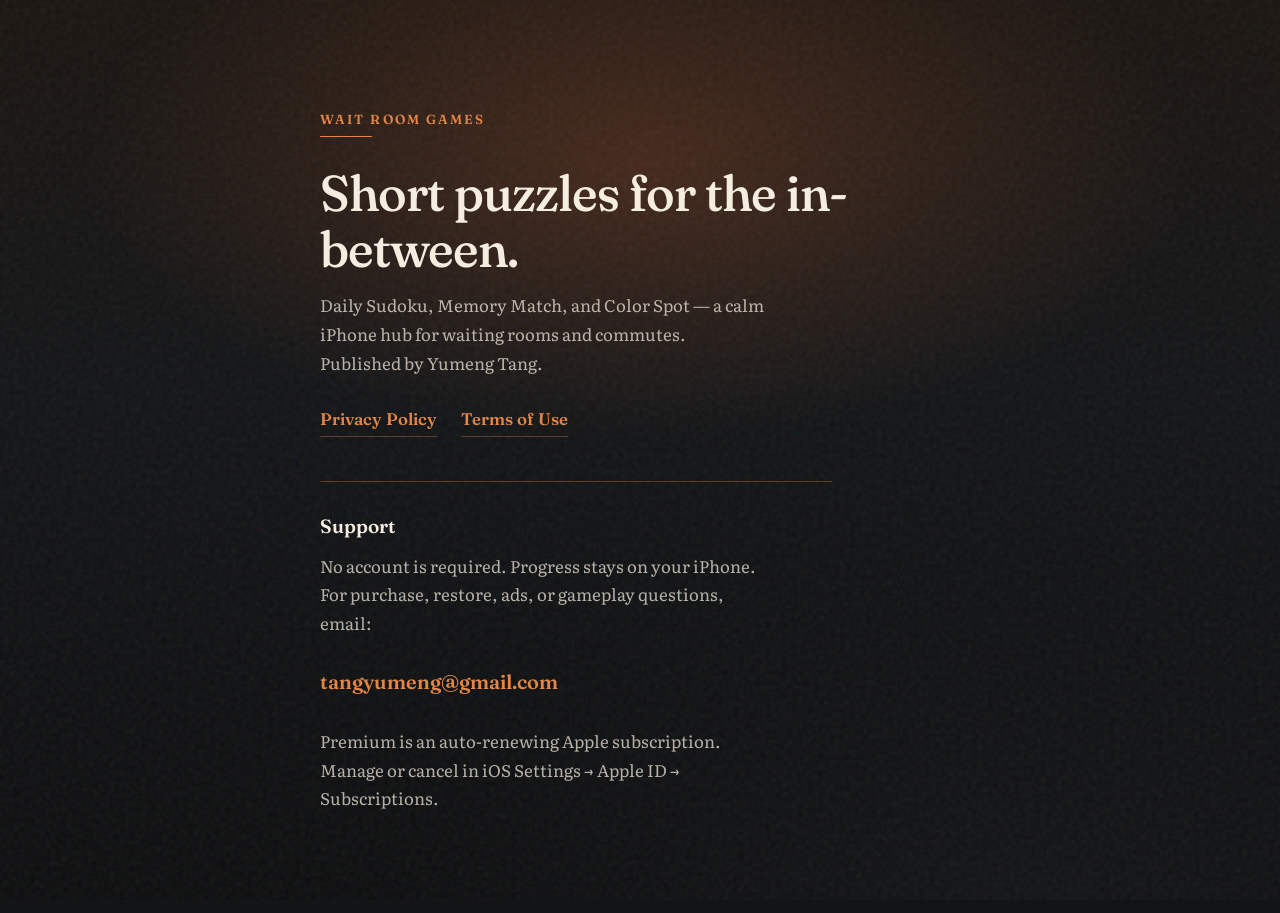
<file: index.html>
<!DOCTYPE html>
<html lang="en">
<head>
  <meta charset="utf-8">
  <meta name="viewport" content="width=device-width, initial-scale=1">
  <meta name="description" content="Support and information for Wait Room Games, an iOS puzzle app by Yumeng Tang.">
  <title>Wait Room Games — Support</title>
  <link rel="preconnect" href="https://fonts.googleapis.com">
  <link rel="preconnect" href="https://fonts.gstatic.com" crossorigin>
  <link href="https://fonts.googleapis.com/css2?family=Fraunces:opsz,wght@9..144,500;9..144,600&family=Literata:opsz,wght@7..72,400;7..72,500&display=swap" rel="stylesheet">
  <link rel="stylesheet" href="styles.css">
</head>
<body>
  <div class="atmosphere" aria-hidden="true"></div>
  <main class="wrap hero">
    <p class="mark"><a href="./">Wait Room Games</a><span></span></p>
    <h1>Short puzzles for the in-between.</h1>
    <p>
      Daily Sudoku, Memory Match, and Color Spot — a calm iPhone hub for waiting rooms and commutes.
      Published by Yumeng Tang.
    </p>
    <nav class="links">
      <a href="privacy/">Privacy Policy</a>
      <a href="https://www.apple.com/legal/internet-services/itunes/dev/stdeula/">Terms of Use</a>
    </nav>

    <section class="support" id="support">
      <h2>Support</h2>
      <p>
        No account is required. Progress stays on your iPhone.
        For purchase, restore, ads, or gameplay questions, email:
      </p>
      <p><a class="mail" href="mailto:tangyumeng@gmail.com">tangyumeng@gmail.com</a></p>
      <p>
        Premium is an auto-renewing Apple subscription. Manage or cancel in
        iOS Settings → Apple ID → Subscriptions.
      </p>
    </section>
  </main>
</body>
</html>
</file>
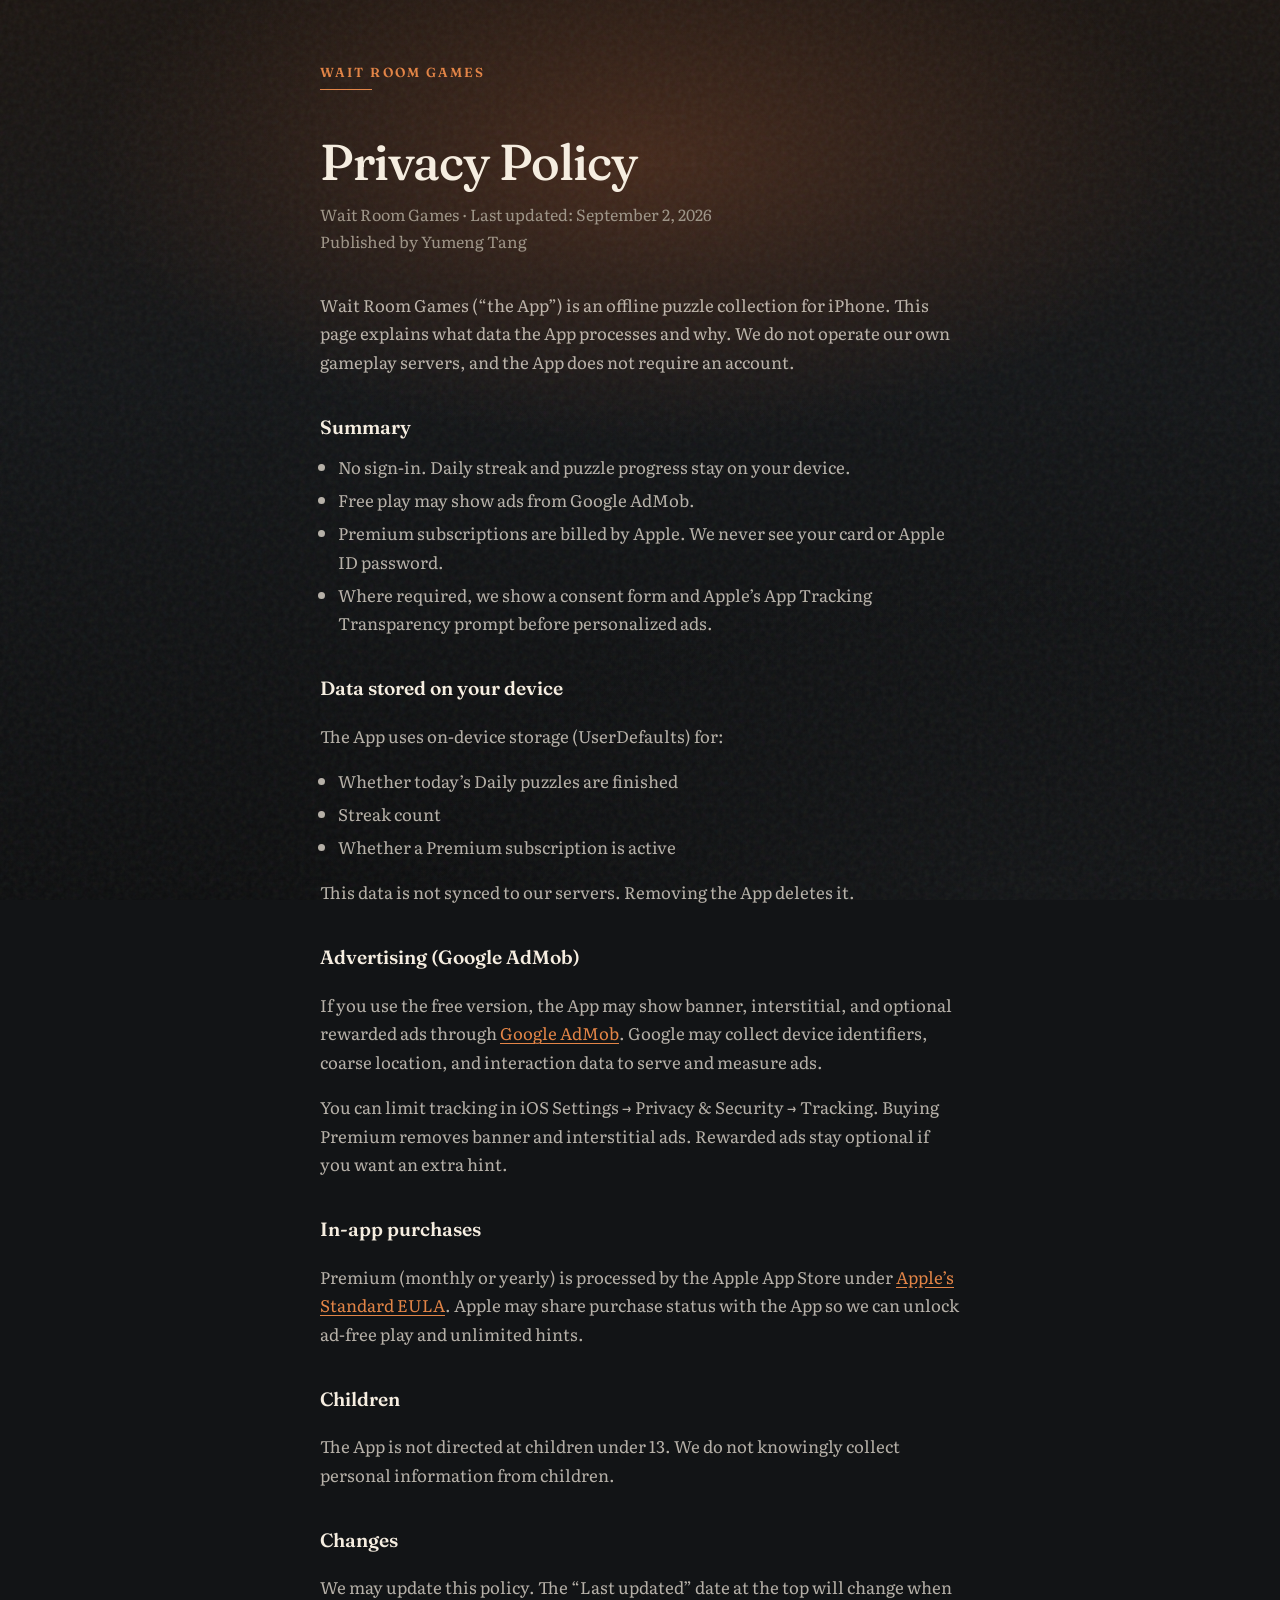
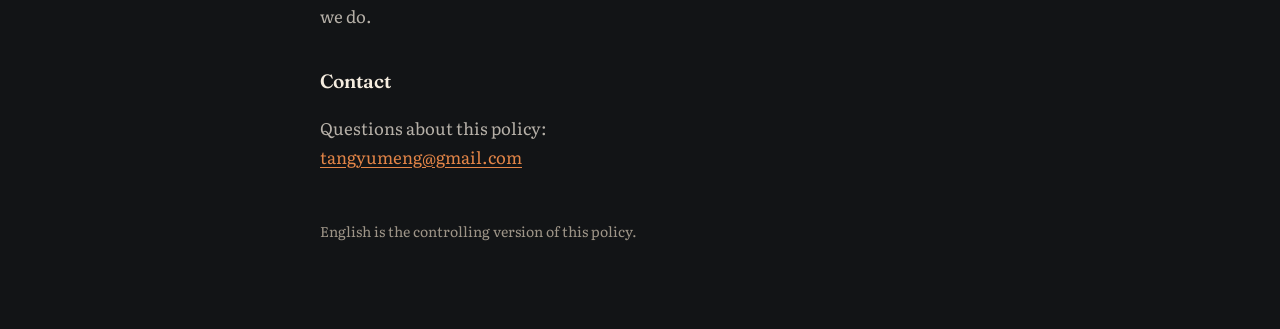
<file: privacy/index.html>
<!DOCTYPE html>
<html lang="en">
<head>
  <meta charset="utf-8">
  <meta name="viewport" content="width=device-width, initial-scale=1">
  <meta name="description" content="Privacy policy for Wait Room Games, an iOS puzzle app published by Yumeng Tang.">
  <title>Privacy Policy — Wait Room Games</title>
  <link rel="preconnect" href="https://fonts.googleapis.com">
  <link rel="preconnect" href="https://fonts.gstatic.com" crossorigin>
  <link href="https://fonts.googleapis.com/css2?family=Fraunces:opsz,wght@9..144,500;9..144,600&family=Literata:opsz,wght@7..72,400;7..72,500&display=swap" rel="stylesheet">
  <link rel="stylesheet" href="../styles.css">
</head>
<body>
  <div class="atmosphere" aria-hidden="true"></div>
  <main class="wrap">
    <p class="mark"><a href="../">Wait Room Games</a><span></span></p>
    <h1>Privacy Policy</h1>
    <p class="lede">Wait Room Games · Last updated: September 2, 2026<br>Published by Yumeng Tang</p>

    <p>
      Wait Room Games (“the App”) is an offline puzzle collection for iPhone.
      This page explains what data the App processes and why. We do not operate
      our own gameplay servers, and the App does not require an account.
    </p>

    <h2>Summary</h2>
    <ul>
      <li>No sign-in. Daily streak and puzzle progress stay on your device.</li>
      <li>Free play may show ads from Google AdMob.</li>
      <li>Premium subscriptions are billed by Apple. We never see your card or Apple ID password.</li>
      <li>Where required, we show a consent form and Apple’s App Tracking Transparency prompt before personalized ads.</li>
    </ul>

    <h2>Data stored on your device</h2>
    <p>The App uses on-device storage (UserDefaults) for:</p>
    <ul>
      <li>Whether today’s Daily puzzles are finished</li>
      <li>Streak count</li>
      <li>Whether a Premium subscription is active</li>
    </ul>
    <p>This data is not synced to our servers. Removing the App deletes it.</p>

    <h2>Advertising (Google AdMob)</h2>
    <p>
      If you use the free version, the App may show banner, interstitial, and optional rewarded ads
      through <a href="https://policies.google.com/privacy">Google AdMob</a>.
      Google may collect device identifiers, coarse location, and interaction data to serve and measure ads.
    </p>
    <p>
      You can limit tracking in iOS Settings → Privacy &amp; Security → Tracking.
      Buying Premium removes banner and interstitial ads. Rewarded ads stay optional if you want an extra hint.
    </p>

    <h2>In-app purchases</h2>
    <p>
      Premium (monthly or yearly) is processed by the Apple App Store under
      <a href="https://www.apple.com/legal/internet-services/itunes/dev/stdeula/">Apple’s Standard EULA</a>.
      Apple may share purchase status with the App so we can unlock ad-free play and unlimited hints.
    </p>

    <h2>Children</h2>
    <p>The App is not directed at children under 13. We do not knowingly collect personal information from children.</p>

    <h2>Changes</h2>
    <p>We may update this policy. The “Last updated” date at the top will change when we do.</p>

    <h2>Contact</h2>
    <p>
      Questions about this policy:<br>
      <a href="mailto:tangyumeng@gmail.com">tangyumeng@gmail.com</a>
    </p>
    <p class="foot">English is the controlling version of this policy.</p>
  </main>
</body>
</html>
</file>
<file: styles.css>
:root {
  --ink: #121416;
  --ink-lift: #1e2022;
  --paper: #f5ede0;
  --paper-dim: rgba(245, 237, 224, 0.72);
  --copper: #e38547;
  --copper-deep: #b85c2e;
  --mute: #9e9588;
  --rule: rgba(227, 133, 71, 0.35);
}

* { box-sizing: border-box; }

html, body {
  margin: 0;
  min-height: 100%;
}

body {
  color: var(--paper);
  font-family: "Literata", "Iowan Old Style", "Palatino Linotype", Palatino, serif;
  font-optical-sizing: auto;
  font-size: 1.05rem;
  line-height: 1.7;
  background: var(--ink);
}

.atmosphere {
  position: fixed;
  inset: 0;
  z-index: -1;
  background:
    radial-gradient(ellipse 70% 50% at 50% 18%, rgba(184, 92, 46, 0.28), transparent 62%),
    radial-gradient(ellipse 90% 70% at 80% 100%, rgba(18, 20, 22, 0.9), transparent 55%),
    linear-gradient(180deg, #1a1410 0%, #121416 42%, #0c0d0e 100%);
}

.atmosphere::after {
  content: "";
  position: absolute;
  inset: 0;
  opacity: 0.07;
  background-image: url("data:image/svg+xml,%3Csvg viewBox='0 0 200 200' xmlns='http://www.w3.org/2000/svg'%3E%3Cfilter id='n'%3E%3CfeTurbulence type='fractalNoise' baseFrequency='.85' numOctaves='4' stitchTiles='stitch'/%3E%3C/filter%3E%3Crect width='100%25' height='100%25' filter='url(%23n)'/%3E%3C/svg%3E");
  pointer-events: none;
}

.wrap {
  width: min(40rem, calc(100% - 2.4rem));
  margin: 0 auto;
  padding: 2.75rem 0 4.5rem;
}

.mark {
  display: flex;
  flex-direction: column;
  gap: 0.35rem;
  margin-bottom: 2.75rem;
}

.mark a {
  font-family: "Fraunces", "Iowan Old Style", serif;
  font-size: 0.82rem;
  font-weight: 600;
  letter-spacing: 0.16em;
  text-transform: uppercase;
  color: var(--copper);
  text-decoration: none;
}

.mark span {
  width: 3.25rem;
  height: 1px;
  background: var(--copper);
}

h1 {
  font-family: "Fraunces", "Iowan Old Style", serif;
  font-size: clamp(2.1rem, 6vw, 3.15rem);
  font-weight: 500;
  font-variation-settings: "SOFT" 40, "WONK" 1;
  line-height: 1.12;
  letter-spacing: -0.02em;
  margin: 0 0 0.65rem;
}

.lede {
  color: var(--mute);
  font-size: 1rem;
  margin: 0 0 2.25rem;
}

h2 {
  font-family: "Fraunces", serif;
  font-size: 1.2rem;
  font-weight: 600;
  margin: 2.15rem 0 0.6rem;
  color: var(--paper);
}

p, li { color: var(--paper-dim); }

ul {
  padding-left: 1.15rem;
  margin: 0.4rem 0 1rem;
}

li { margin: 0.28rem 0; }

a {
  color: var(--copper);
  text-underline-offset: 0.18em;
}

a:hover { color: var(--paper); }

hr {
  border: 0;
  height: 1px;
  background: var(--rule);
  margin: 2.4rem 0;
}

.zh {
  font-family: "Source Han Serif SC", "Noto Serif SC", "Songti SC", serif;
  font-size: 0.98rem;
}

.zh h2 {
  font-family: inherit;
  font-size: 1.15rem;
}

.foot {
  margin-top: 3rem;
  color: var(--mute);
  font-size: 0.88rem;
}

.hero {
  display: flex;
  flex-direction: column;
  padding: 12vh 0 4.5rem;
}

.hero h1 { margin-bottom: 0.85rem; }

.hero p {
  max-width: 28rem;
  margin: 0 0 1.75rem;
}

.links {
  display: flex;
  flex-wrap: wrap;
  gap: 0.75rem 1.5rem;
}

.links a {
  font-family: "Fraunces", serif;
  font-weight: 600;
  text-decoration: none;
  border-bottom: 1px solid var(--rule);
  padding-bottom: 0.12rem;
}

.links a:hover { border-bottom-color: var(--copper); }

.support {
  margin-top: 2.75rem;
  padding-top: 1.75rem;
  border-top: 1px solid var(--rule);
  max-width: 32rem;
}

.support h2 { margin-top: 0; }

.mail {
  font-family: "Fraunces", serif;
  font-size: 1.25rem;
  font-weight: 600;
  text-decoration: none;
}
</file>
